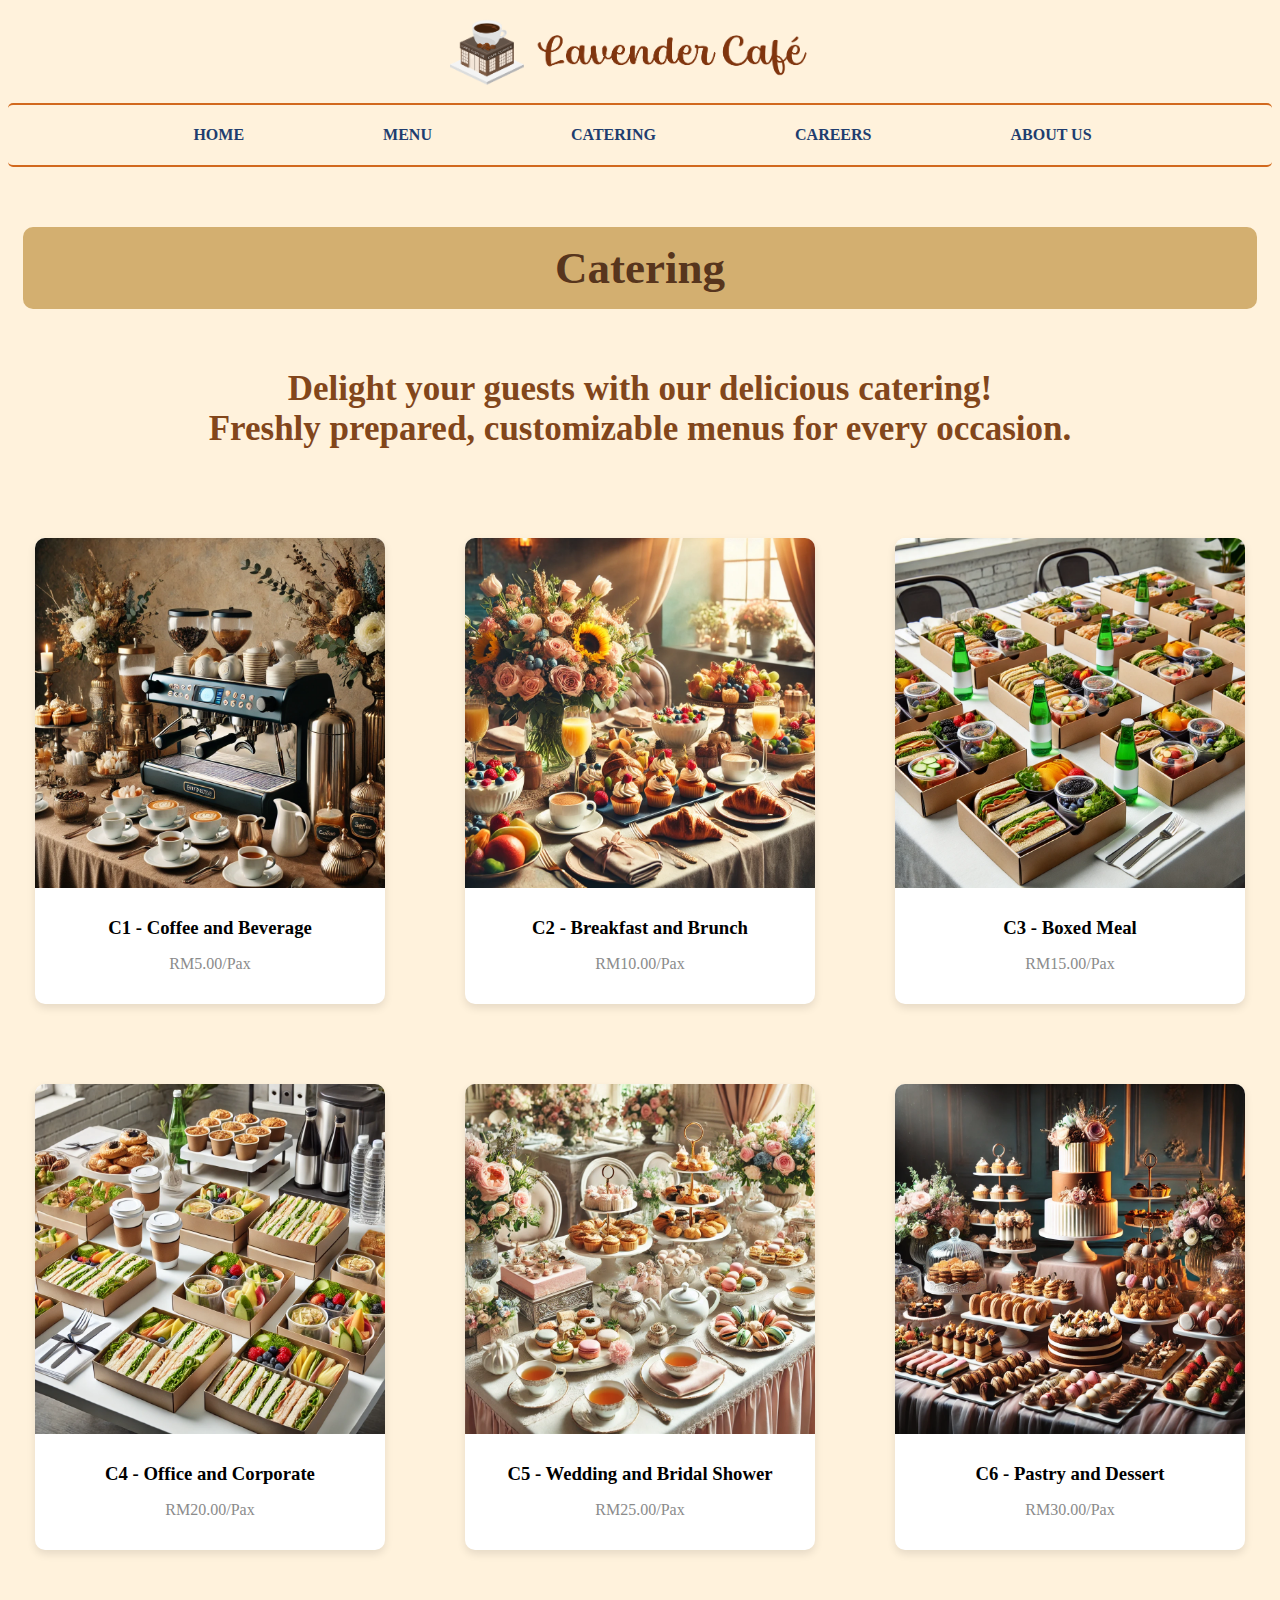
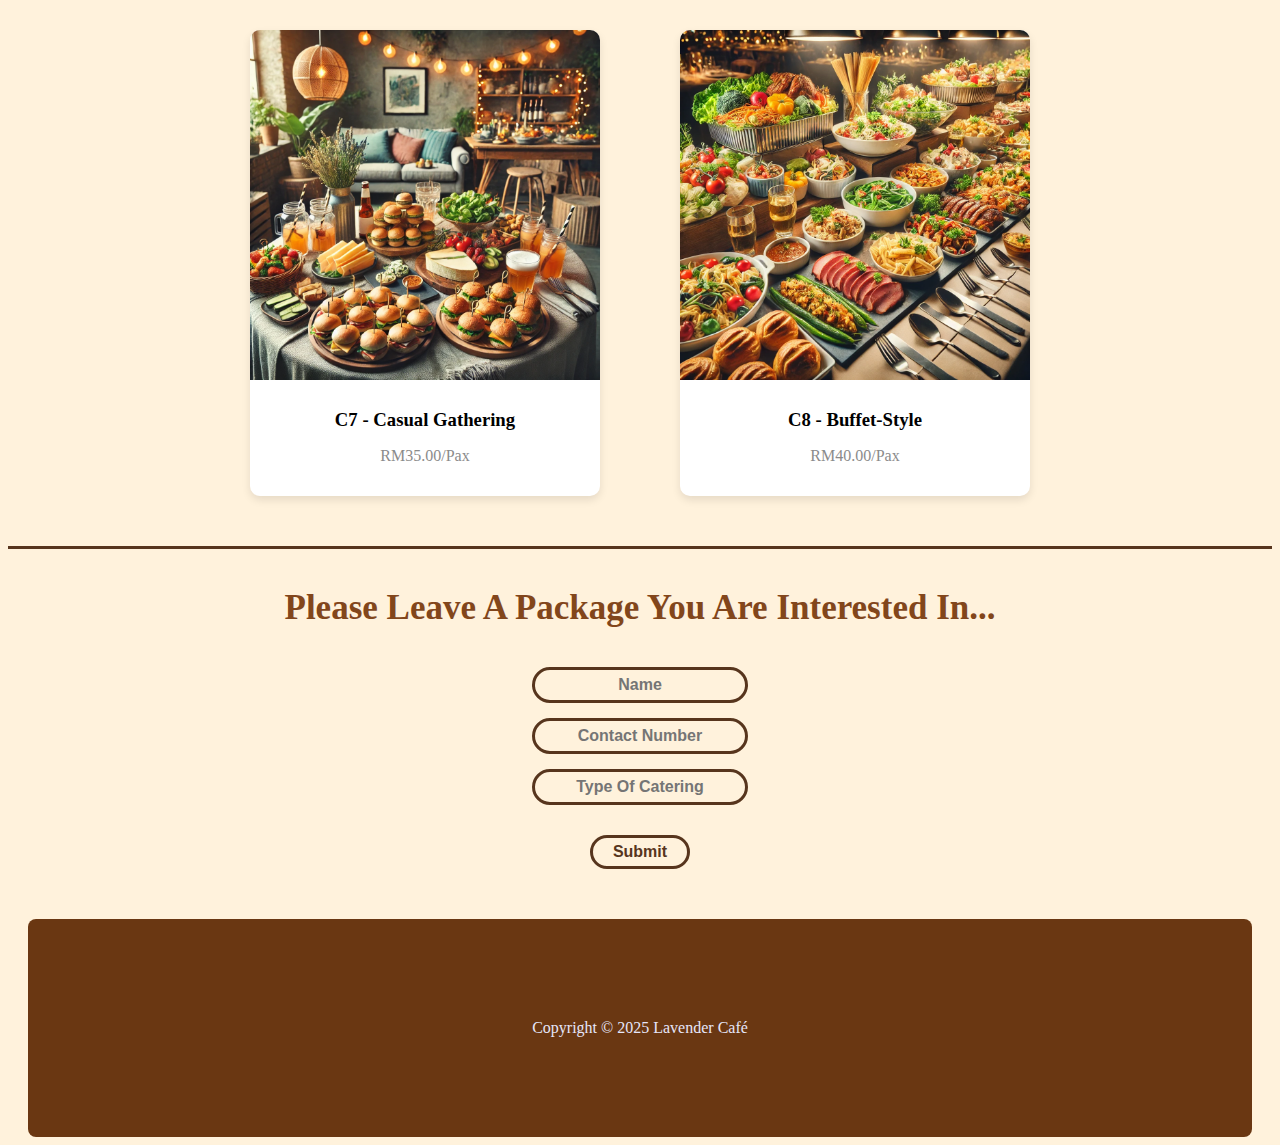
<file: catering.html>
<!DOCTYPE html>
<html lang="en">
<head>
    <meta charset="UTF-8">
    <meta name="viewport" content="width=device-width, initial-scale=1.0">
    <link rel="icon" href="image/Icon.png"/>
    <title>Lavender Café / Catéring</title>
    <link rel="stylesheet" href="lavendercafe.css"/>
</head>

<script>
    window.addEventListener("load", function() {
        document.querySelector(".loader").classList.add("loader--hidden");
    });
</script>

<body>
    <div class="loader"></div>
    <div id="wrapper">
        <audio autoplay loop>
            <source src="background.mp3" type="audio/mp3"/>
        </audio>
        <header>
            <a href="index.html"><img src="image/icon2.png" alt="Lavender Café Icon" height="" width="380px"/></a>
        </header>
        <nav>
            <ul>
                <li><a href="index.html">HOME</a> &nbsp;&nbsp;&nbsp;&nbsp;</li>
                <li><a href="menu.html">MENU</a> &nbsp;&nbsp;&nbsp;&nbsp;</li>
                <li><a href="catering.html">CATERING</a> &nbsp;&nbsp;&nbsp;&nbsp;</li>
                <li><a href="careers.html">CAREERS</a> &nbsp;&nbsp;&nbsp;&nbsp;</li>
                <li><a href="about.html">ABOUT US</a> &nbsp;&nbsp;&nbsp;&nbsp;</li>
            </ul>
        </nav>
        <main>
            <div class="caption">
                <h1>Catering</h1>
                <h2>
                    Delight your guests with our delicious catering!<br>
                    Freshly prepared, customizable menus for every occasion.
                </h2>
            </div>
            <div class="menu-container">
                <div class="menu-card">
                    <img src="image/coffee.webp" alt="Picture Of Coffee & Beverage Catering" height="100%" width="100%">
                    <div class="menu-info">
                        <h3>C1 - Coffee and Beverage</h3>
                        <p>RM5.00/Pax</p>
                    </div>
                </div>
                <div class="menu-card">
                    <img src="image/breakfast.webp" alt="Picture Of Breakfast & Brunch Catering" height="100%" width="100%">
                    <div class="menu-info">
                        <h3>C2 - Breakfast and Brunch</h3>
                        <p>RM10.00/Pax</p>
                    </div>
                </div>
                <div class="menu-card">
                    <img src="image/boxed.webp" alt="Picture Of Boxed Meal Catering" height="100%" width="100%">
                    <div class="menu-info">
                        <h3>C3 - Boxed Meal</h3>
                        <p>RM15.00/Pax</p>
                    </div>
                </div>
                <div class="menu-card">
                    <img src="image/office.webp" alt="Picture of Office & Corporate Catering" height="100%" width="100%">
                    <div class="menu-info">
                        <h3>C4 - Office and Corporate</h3>
                        <p>RM20.00/Pax</p>
                    </div>
                </div>
                <div class="menu-card">
                    <img src="image/wedding.webp" alt="Picture Of Wedding & Bridal Shower Catering" height="100%" width="100%">
                    <div class="menu-info">
                        <h3>C5 - Wedding and Bridal Shower</h3>
                        <p>RM25.00/Pax</p>
                    </div>
                </div>
                <div class="menu-card">
                    <img src="image/pastry.webp" alt="Picture Of Pastry & Dessert Catering" height="100%" width="100%">
                    <div class="menu-info">
                        <h3>C6 - Pastry and Dessert</h3>
                        <p>RM30.00/Pax</p>
                    </div>
                </div>
                <div class="menu-card">
                    <img src="image/casual.webp" alt="Picture Of Casual Gathering Catering" height="100%" width="100%">
                    <div class="menu-info">
                        <h3>C7 - Casual Gathering</h3>
                        <p>RM35.00/Pax</p>
                    </div>
                </div>
                <div class="menu-card">
                    <img src="image/buffet.webp" alt="Picture Of Buffet-Style Catering" height="100%" width="100%">
                    <div class="menu-info">
                        <h3>C8 - Buffet-Style</h3>
                        <p>RM40.00/Pax</p>
                    </div>
                </div>
            </div>
            <form>
                <h2>Please Leave A Package You Are Interested In...</h2>
                <input type="text" placeholder="Name"/>
                <input type="text" placeholder="Contact Number"/>
                <input type="text" placeholder="Type Of Catering"/>
                <input type="submit" placeholder="submit"/>
            </form>
        </main>    
        <footer>
            Copyright &copy; 2025 Lavender Café<br>
        </footer>
    </div>
</body>
</html>
</file>
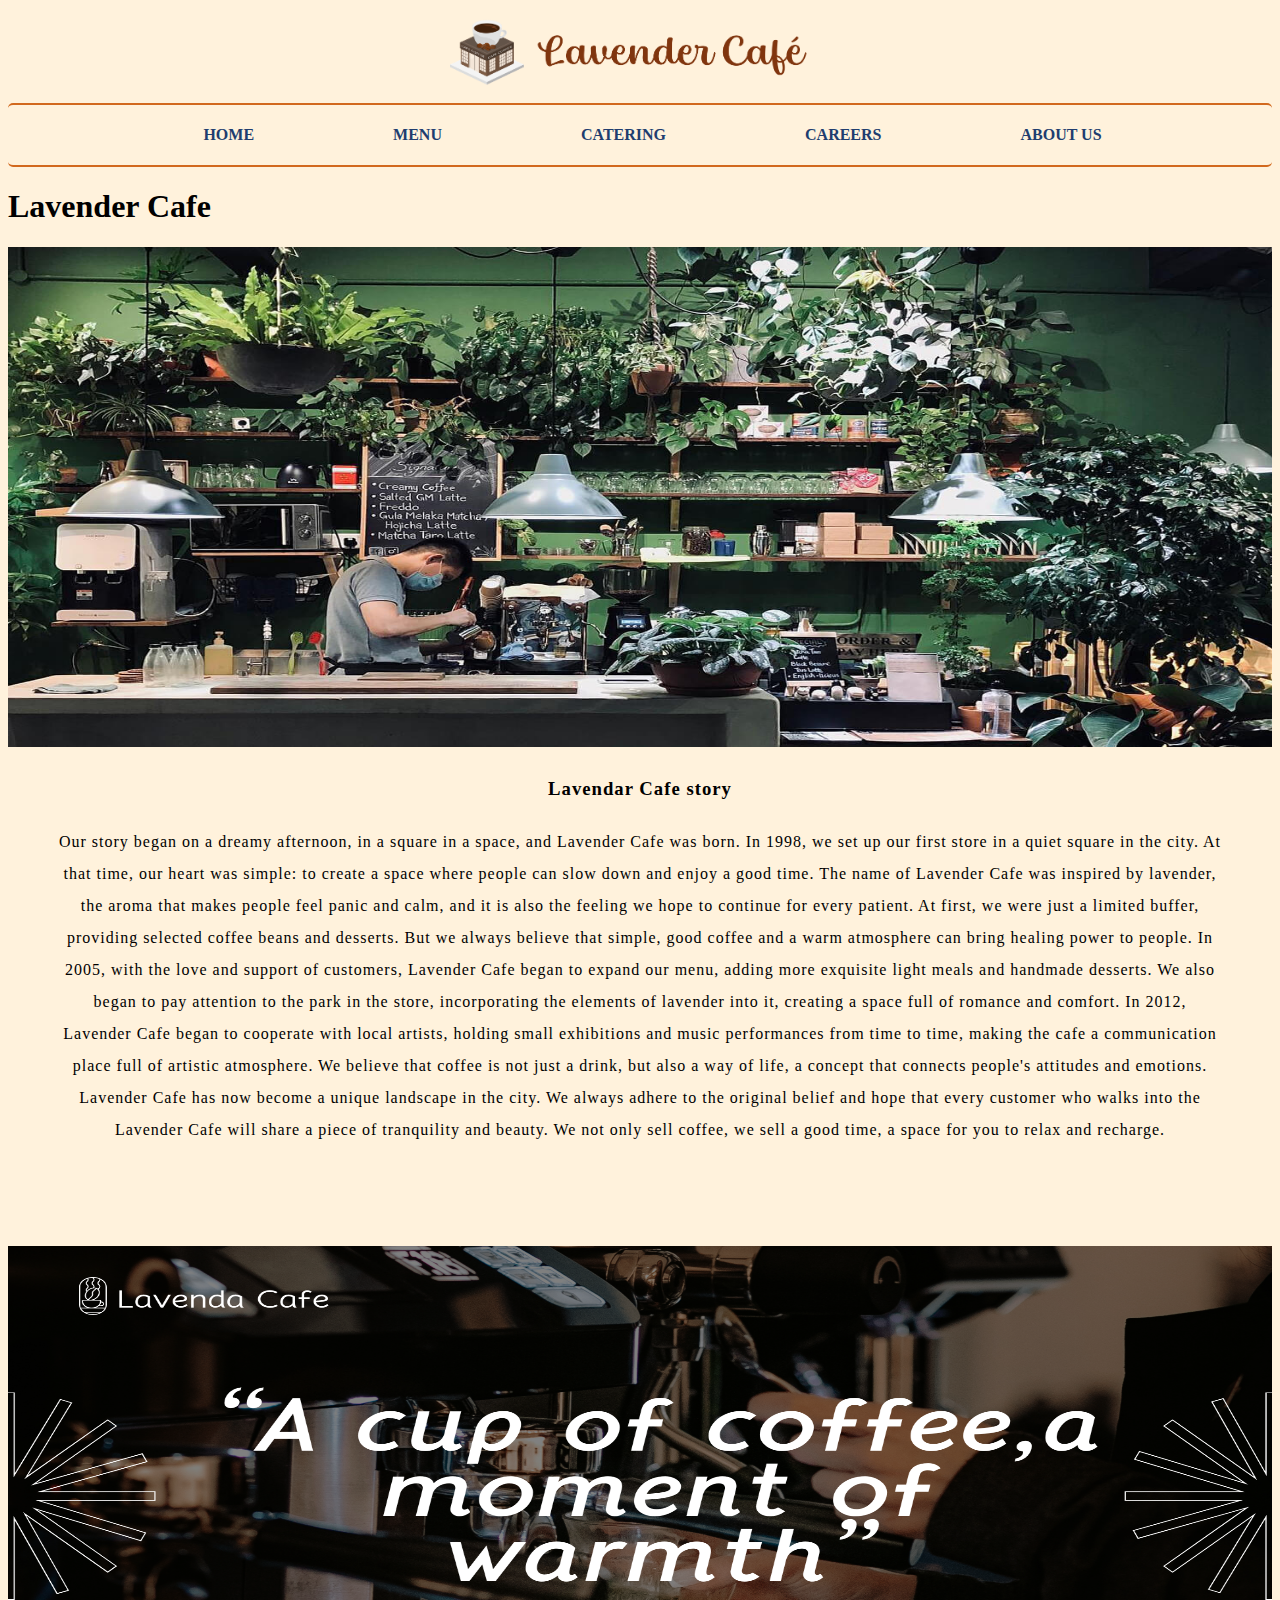
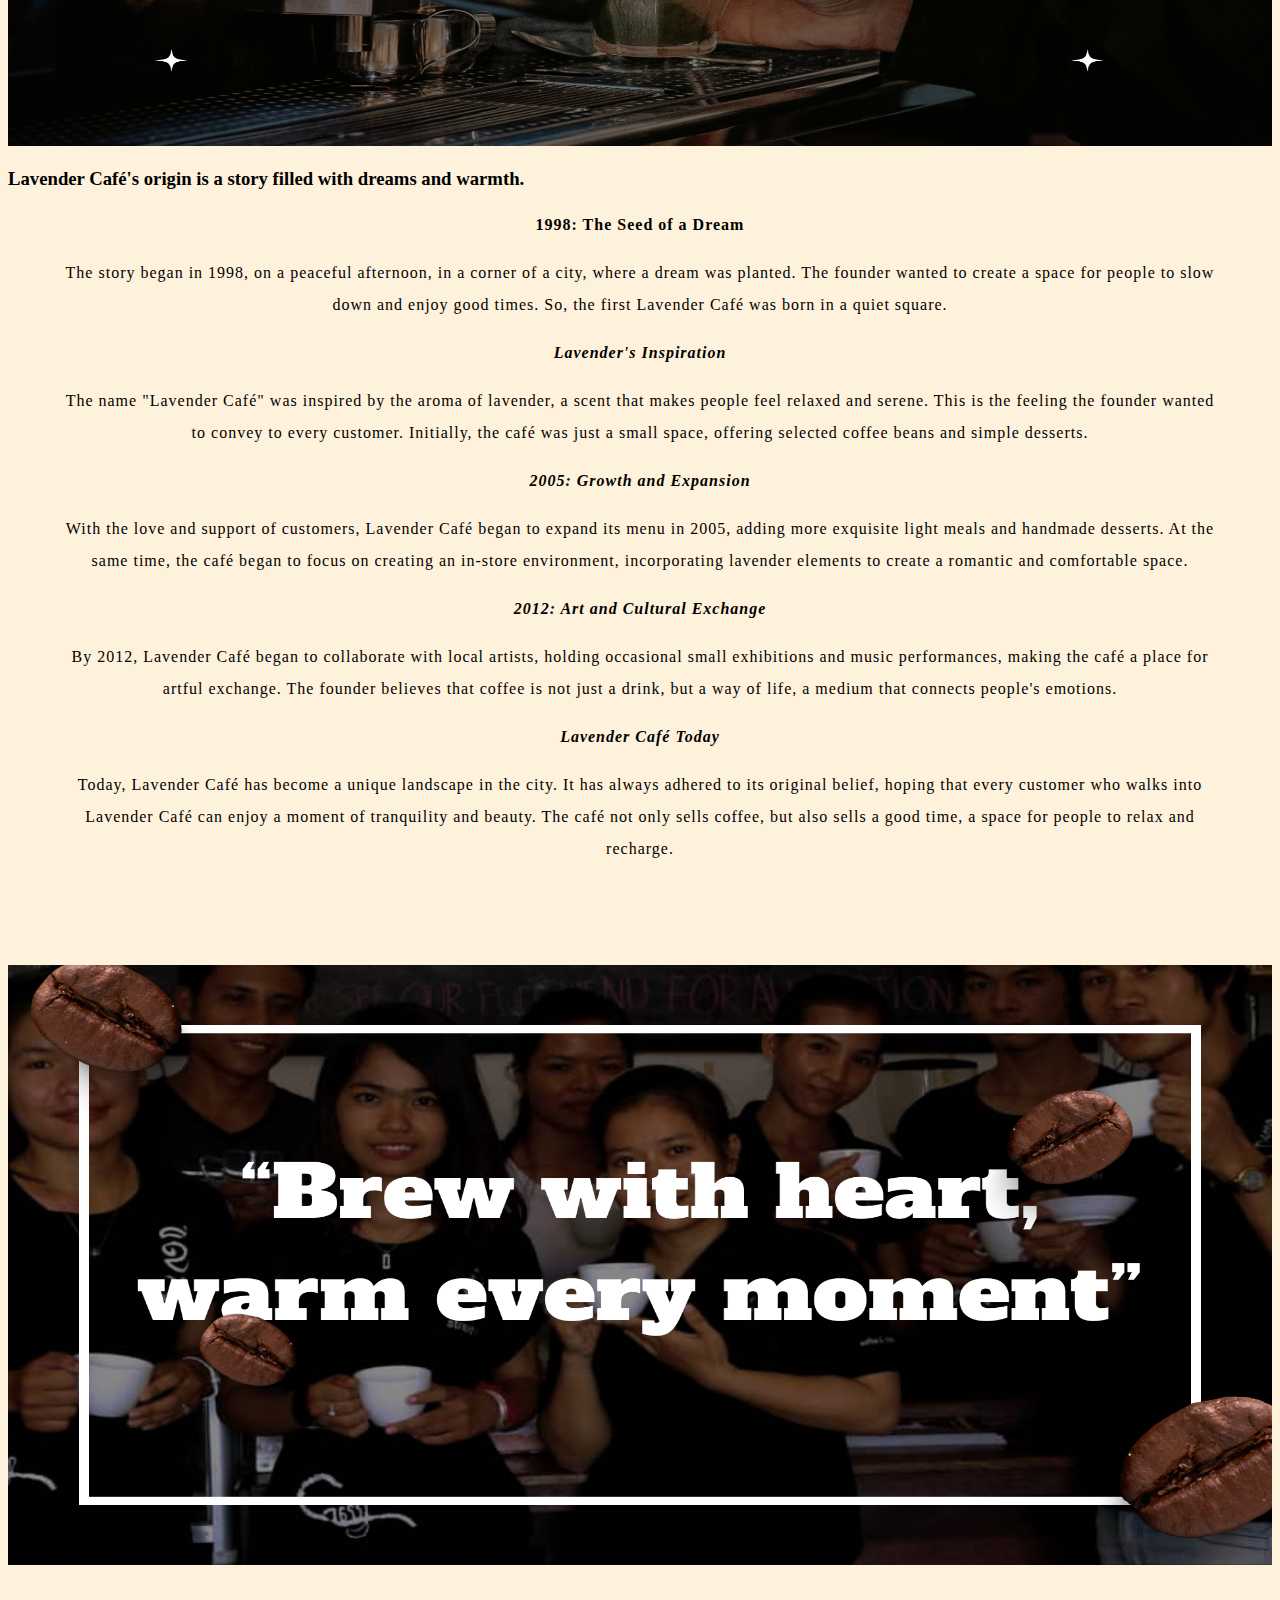
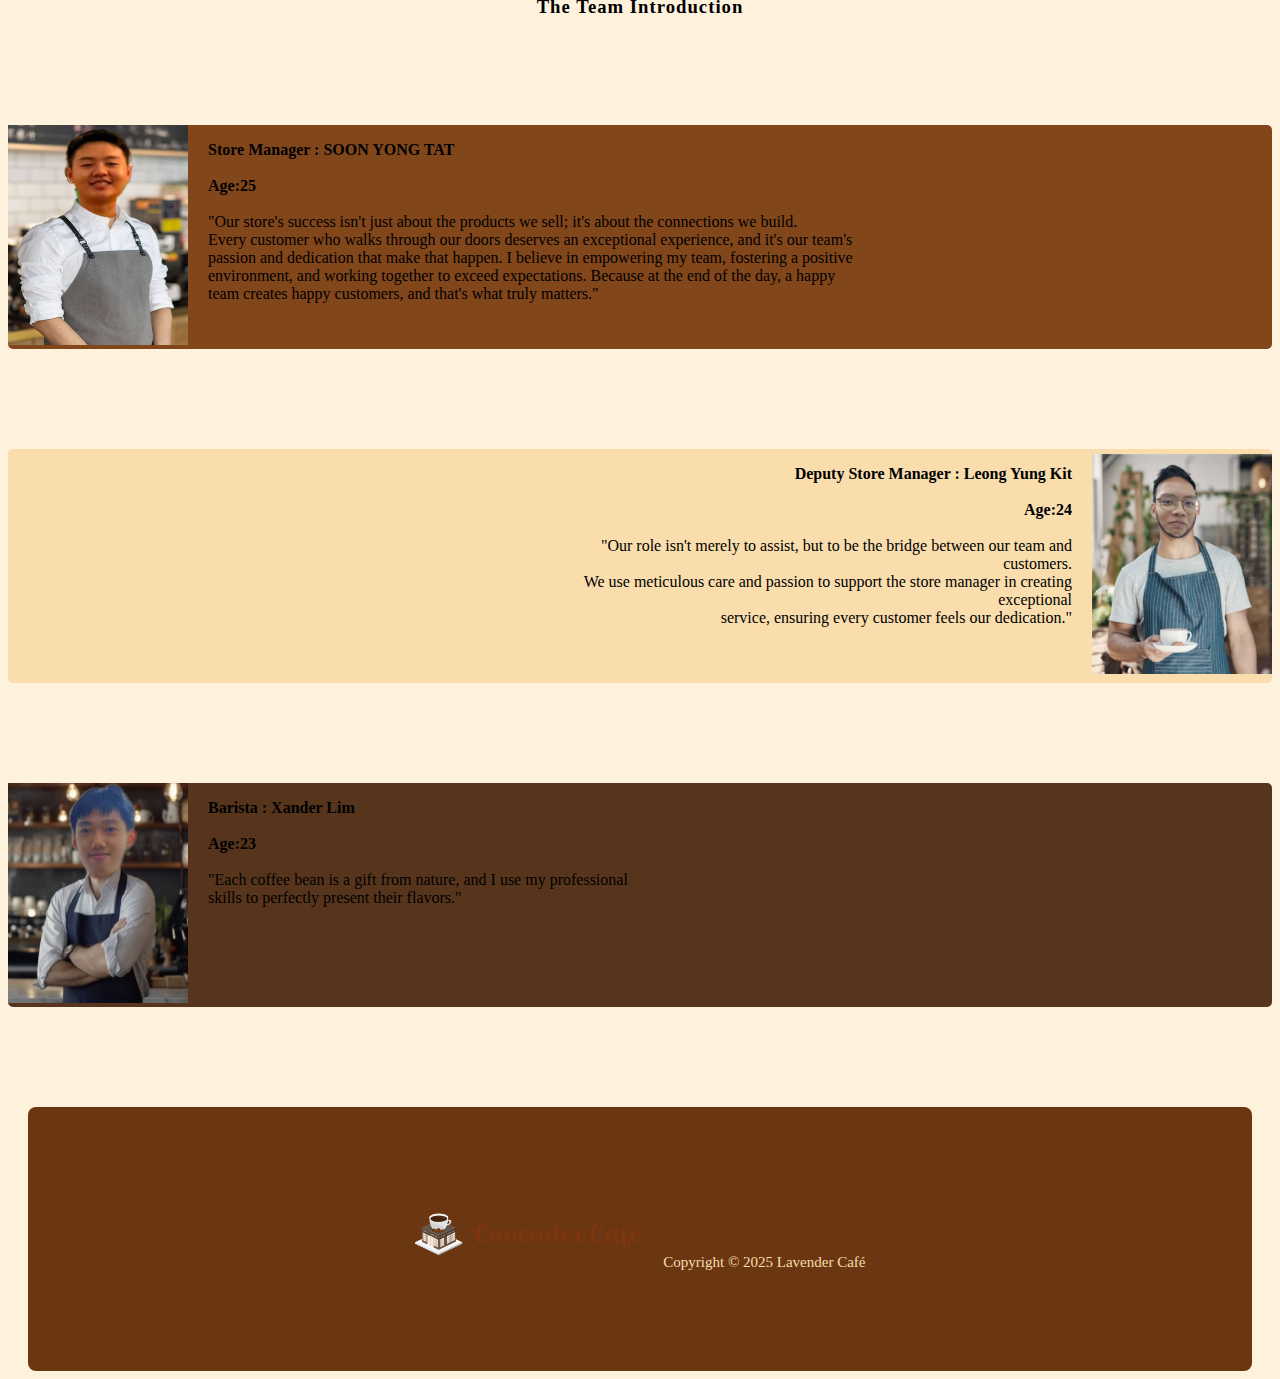
<file: about us/about.html>
<!DOCTYPE html>
<html lang="en">
<head>
    <meta charset="UTF-8">
    <meta name="viewport" content="width=device-width, initial-scale=1.0">
    <link rel="icon" href="image/Icon.png"/>
    <title>Lavender Café about us</title>
    <link rel="stylesheet" href="lavendercafe.css"/>
</head>

<body>
    <div id="wrapper">
        <header>
            <a href="about.html"><img src="image/icon2.png" alt="Lavender Café Icon" height="" width="380px"/></a>
        </header>
        <nav>
            <ul>
                <li><a href="index.html">HOME</a> &nbsp;&nbsp;&nbsp;&nbsp;</li>
                <li><a href="menu.html">MENU</a> &nbsp;&nbsp;&nbsp;&nbsp;</li>
                <li><a href="catering.html">CATERING</a> &nbsp;&nbsp;&nbsp;&nbsp;</li>
                <li><a href="careers.html">CAREERS</a> &nbsp;&nbsp;&nbsp;&nbsp;</li>
                <li><a href="about.html">ABOUT US</a></ui>
            </ul>
        </nav>
        <main>
            <h1>Lavender Cafe</h1>
            
            <img src="image/environment.jpg" alt="restauntrant" width="100%" height="500px">

            <div class="abouttext">
            <h3>Lavendar Cafe story</h3>    
            <p>Our story began on a dreamy afternoon, in a square in a space, and Lavender Cafe was born. In 1998, we set up our first store in a quiet square in the city. At that time, our heart was simple: to create a space where people can slow down and enjoy a good time.

                The name of Lavender Cafe was inspired by lavender, the aroma that makes people feel panic and calm, and it is also the feeling we hope to continue for every patient. At first, we were just a limited buffer, providing selected coffee beans and desserts. But we always believe that simple, good coffee and a warm atmosphere can bring healing power to people.
                
                In 2005, with the love and support of customers, Lavender Cafe began to expand our menu, adding more exquisite light meals and handmade desserts. We also began to pay attention to the park in the store, incorporating the elements of lavender into it, creating a space full of romance and comfort.
                
                In 2012, Lavender Cafe began to cooperate with local artists, holding small exhibitions and music performances from time to time, making the cafe a communication place full of artistic atmosphere. We believe that coffee is not just a drink, but also a way of life, a concept that connects people's attitudes and emotions.
                
                Lavender Cafe has now become a unique landscape in the city. We always adhere to the original belief and hope that every customer who walks into the Lavender Cafe will share a piece of tranquility and beauty. We not only sell coffee, we sell a good time, a space for you to relax and recharge.
            </div>    
               
              
            <img src="image/Black Brown and White Shadow Modern Bold Sparkle Geometric Coffee Shop Presentation.png" alt="wenan" width="100%" height="500px">
            
<h3>Lavender Café's origin is a story filled with dreams and warmth.</h3>
<div class="abouttext">
<strong><em></em>1998: The Seed of a Dream</strong>

<p>The story began in 1998, on a peaceful afternoon, in a corner of a city, where a dream was planted. The founder wanted to create a space for people to slow down and enjoy good times. So, the first Lavender Café was born in a quiet square.</p>

<strong><em>Lavender's Inspiration</em></strong>

<p>The name "Lavender Café" was inspired by the aroma of lavender, a scent that makes people feel relaxed and serene.
    This is the feeling the founder wanted to convey to every customer. Initially, the café was just a small space, 
    offering selected coffee beans and simple desserts.</p>

<strong><em>2005: Growth and Expansion</em></strong>

<p>With the love and support of customers, Lavender Café began to expand its menu in 2005, adding more exquisite light 
meals and handmade desserts. At the same time, the café began to focus on creating an in-store environment, incorporating 
lavender elements to create a romantic and comfortable space.</p>

<strong><em>2012: Art and Cultural Exchange</em></strong>

<p>By 2012, Lavender Café began to collaborate with local artists, holding occasional small exhibitions and music
 performances, making the café a place for artful exchange. The founder believes that coffee is not just a drink, but a way of life, 
 a medium that connects people's emotions.</p>

<strong><em>Lavender Café Today</em></strong>

<p>Today, Lavender Café has become a unique landscape in the city. It has always adhered to its original belief, hoping that every 
customer who walks into Lavender Café can enjoy a moment of tranquility and beauty. The café not only sells coffee, but also sells 
a good time, a space for people to relax and recharge.</p>
</div>

<img src="image/teampicture.png" width="100%" height="600px">

<div class="abouttext">
    <h3>The Team Introduction</h3>
</div>
<div class="team1">
    
    <a href="image/yong.jpeg">
    <img src="image/yong.jpeg" alt="yongtat"
     width="180" height="220"></a>
        
<p>
    <strong>Store Manager : SOON YONG TAT</strong><br><br>
    <strong>Age:25</strong><br><br>
    "Our store's success isn't just about the products we sell; it's about the connections we build.<br> 
    Every customer who walks through our doors deserves an exceptional experience, and it's our team's<br>
    passion and dedication that make that happen. I believe in empowering my team, fostering a positive<br> 
    environment, and working together to exceed expectations. Because at the end of the day, a happy <br>
    team creates happy customers, and that's what truly matters."
</p>

</div>

<div class="team2">
   
   <p><strong>Deputy Store Manager : Leong Yung Kit</strong><br><br>
    <strong>Age:24</strong><br><br>
    "Our role isn't merely to assist, but to be the bridge between our team and customers.<br>
     We use meticulous care and passion to support the store manager in creating exceptional<br> 
     service, ensuring every customer feels our dedication."
    </p>
    <a href="image/leong.jpeg">
        <img src="image/leong.jpeg" 
        width="180" height="220"></a>
</div>

<div class="team3">
    <a href="image/lim.jpeg">
    <img src="image/lim.jpeg" 
    width="180" height="220"></a>
    <p><strong>Barista : Xander Lim</strong><br><br>
    <strong>Age:23</strong><br><br>
    "Each coffee bean is a gift from nature, and I use my professional<br> 
    skills to perfectly present their flavors."</p>
</div>
    
            
            
</main>    
<footer>
    <div class="footer">
        <a href="index.html"><img src="image/icon2.png" alt="Lavender Café Icon" width="20%" height="20%"></a>
        <p2>Copyright &copy; 2025 Lavender Café</p2><br>    
    </div>
</footer>
    </div>
</body>
</html>
</file>
<file: lavendercafe.css>
body {
    background-color: #fff2dc;
    font-family: Georgia, 'Times New Roman', Times, serif;
}

header img {
    display: block;
    margin: 0 auto;
    padding-top: 2px;
}

nav {
    border-top: 2px solid chocolate;
    border-bottom: 2px solid chocolate;
    border-radius: 10px;
    text-align: center;
    border-radius: 5px;
    padding-top: 0.05px;
    padding-bottom: 0.05px;
}

nav ul {
    padding-top: 5px;
    padding-bottom: 5px;
    list-style: none;    
}

nav ul li {
    display: inline;
    padding-right: 15px;
}

nav ul li a {
    color:#203d6f;
    text-decoration: none;
    transition: none 0.3s;
    font-weight: bold;
    margin: 0 50px;
}

nav ul li a:hover {
    background-color: #e98b487f;
    border-radius: 10px;
}

h2 {
    font-size: 35px;
    color: #82461b;
    text-align: center;
}

.promotion {
    background-color: #f9ddac;
    padding-top: 1px;
    padding-bottom: 1px;
    border-radius: 8px;
    margin-top: 8px;
    margin-left: 20px;
    margin-right: 20px;
    img {
        display: block;
        margin: 0 auto;
    }
    h3 {
        font-size: 25px;
        color: #6a3712;
        text-align: center;
    }
    p {
        color: rgba(93, 93, 93, 0.641);
        font-weight: 5px;
        text-align: center;
    }
}

h4 {
    font-size: 20px;
    color: #57351d;
}

.highlights1, .highlights2, .highlights3, .highlights4 {
    padding: 20px;
    border-radius: 10px;
    margin: 10px 0;
    display: flex;
    align-items: center;
    flex-wrap: wrap;
    margin-left: 20px;
    margin-right: 20px;
    margin-top: 20px;
    margin-bottom: 20px;
}

.highlights1 {
    background-color: #d3af70;
    text-align: left;
    img {
        padding-left: 30px;
        border-left: 2px solid #57351d;
    }
    h4 {
        padding-right: 30px;
        margin-left: 20px;
    }
    p1 {
        color: #57351d;
        font-size: 23px;
        font-weight: bold;
        padding-left: 20px;
    }
    p2 {
        font-size: 18px;
        font-weight: lighter;
    }
}

.highlights2 {
    background-color: #f9ddac;
    text-align: right;
    padding-left: 550px;
    img {
        padding-right: 30px;
        border-right: 2px solid #57351d;
    }
    h4 {
        padding-left: 30px;
        margin-right: 20px;
    }
    p1 {
        color: #57351d;
        font-size: 23px;
        font-weight: bold;
        padding-right: 20px;
    }
    p2 {
        font-size: 18px;
        font-weight: lighter;
    }
}

.highlights3 {
    background-color: #d3af70;
    text-align: left;
    img {
        padding-left: 30px;
        border-left: 2px solid #57351d;
    }
    h4 {
        padding-right: 40px;
        margin-left: 20px;
        padding-left: 20px;
    }
    p1 {
        color: #57351d;
        font-size: 23px;
        font-weight: bold;
        padding-left: 20px;
    }
    p2 {
        font-size: 18px;
        font-weight: lighter;
    }
}

.highlights4 {
    background-color: #f9ddac;
    text-align: right;
    padding-left: 350px;
    img {
        padding-right: 30px;
        border-right: 2px solid #57351d;
    }
    h4 {
        padding-left: 40px;
        margin-right: 20px;
    }
    p1 {
        color: #57351d;
        font-size: 23px;
        font-weight: bold;
        padding-right: 20px;
    }
    p2 {
        font-size: 18px;
        font-weight: lighter;
    }
}

.vid {
    margin: auto;
    margin-left: 20px;
    margin-right: 20px;
    background-color: #f9ddac;
    border-radius: 15px;
    padding-top: 20px;
    padding-bottom: 20px;
    padding-left: 80px;
    padding-right: 80px;
    video {
        display: block;
        margin: 0 auto;
    }
}

.caption {
    padding-top: 30px;
    padding-bottom: 30px;
    padding-left: 15px;
    padding-right: 15px;
}

.caption h1 {
    color: #57351d;
    font-size: 45px;
    padding-top: 15px;
    padding-bottom: 15px;
    text-align: center;
    background-color: #d3af70;
    border-radius: 10px;
}

.caption h2 {
    padding-top: 30px;
}

.menu-container {
    display: flex;
    align-items: center;
    justify-content: center;
    gap: 80px;
    flex-wrap: wrap;
    padding: 20px;
    padding-top: 30px;
    padding-bottom: 50px;
}

.menu-card {
    background: white;
    border-radius: 10px;
    box-shadow: 0 4px 8px rgba(0, 0, 0, 0.1);
    overflow: hidden;
    width: 350px;
    text-align: center;
    transition: transform 0.3s;
}

.menu-card:hover {
    transform: scale(1.1);
    box-shadow: 3px 3px 10px #8b8b8b79;
}

.menu-info {
    padding: 15px;
}

.menu-info h3 {
    margin: 10px 0;
}

.menu-info p {
    color: #8b8b8b;
    font-size: 1rem;
}

form {
    border-top: 3px solid #57351d;
    padding-top: 10px;
}

form h2 {
    padding-bottom: 10px;
}

form input {
    display: block;
    margin: 15px auto;
    text-align: center;
    color: #57351d;
    font-weight: bold;
    background: none;
    border-radius: 200px;
    padding: 5px;
    font-size: medium;
    outline: none;
}

form input[type="text"] {
    border: 3px solid #57351d;
    width: 200px;
    height: 20px;
}

form input[type="submit"] {
    border: 3px solid #57351d;
    width: 100px;
    margin: 30px auto;
    cursor: pointer;
}

form input[type="text"]:focus, form input[type="submit"]:focus {
    border: 3px solid #b8914e;
    transition: 0.5s;
}

form input[type="submit"]:hover {
    background-color: #57351d;
    border: 3px solid #57351d;
    color: #f9ddac;
    transition: 0.5s;
}

.loader {
    margin: auto;
    position: fixed;
    top: 0;
    left: 0;
    width: 100%;
    height: 100%;
    display: flex;
    align-items: center;
    justify-content: center;
    background-color: #f9ddac;
    transition: opacity 1.5s, visibility 1.5s;
}

.loader--hidden{
    visibility: hidden;
}

.loader::after {
    content: "";
    width: 55px;
    height: 55px;
    border: 10px solid #d6a043;
    border-top-color: #ebc441;
    border-radius: 50%;
    animation: spin 0.75s ease infinite
}

@keyframes spin {
    0% { transform: rotate(0deg); }
    100% { transform: rotate(360deg); }
}

footer {
    margin: 0 auto;
    margin-left: 20px;
    margin-right: 20px;
    color: lavender;
    background-color: #6a3712;
    padding-top: 100px;
    padding-bottom: 100px;
    border-radius: 8px;
    margin-top: 50px;
    align-items: center;
    text-align: center;
}

footer .footer p2 {
    color: #f9ddac;
    padding-top: 10px;
    padding-bottom: 10px;
    font-size: 15px;
}

#wrapper {
    margin-left: auto;
    margin-right: auto;
}
</file>
<file: about us/lavendercafe.css>
body {
    background-color: #fff2dc;
    font-family: Georgia, 'Times New Roman', Times, serif;
}

header img {
    display: block;
    margin: 0 auto;
    padding-top: 2px;
}

nav {
    border-top: 2px solid chocolate;
    border-bottom: 2px solid chocolate;
    border-radius: 10px;
    text-align: center;
    border-radius: 5px;
    padding-top: 0.05px;
    padding-bottom: 0.05px;
}

nav ul {
    padding-top: 5px;
    padding-bottom: 5px;
    list-style: none;    
}

nav ul li {
    display: inline;
    padding-right: 15px;
}

nav ul li a {
    color:#203d6f;
    text-decoration: none;
    transition: none 0.3s;
    font-weight: bold;
    margin: 0 50px;
}

nav ul li a:hover {
    background-color: #e98b487f;
    border-radius: 10px;
}

h2 {
    font-size: 35px;
    color: #82461b;
    text-align: center;
}

.promotion {
    background-color: #f9ddac;
    padding-top: 1px;
    padding-bottom: 1px;
    border-radius: 8px;
    margin-top: 8px;
    margin-left: 20px;
    margin-right: 20px;
    img {
        display: block;
        margin: 0 auto;
    }
    h3 {
        font-size: 25px;
        color: #6a3712;
        text-align: center;
    }
    p {
        color: rgba(93, 93, 93, 0.641);
        font-weight: 5px;
        text-align: center;
    }
}

h4 {
    font-size: 20px;
    color: #57351d;
}

.highlights1, .highlights2, .highlights3, .highlights4 {
    padding: 20px;
    border-radius: 10px;
    margin: 10px 0;
    display: flex;
    align-items: center;
    flex-wrap: wrap;
    margin-left: 20px;
    margin-right: 20px;
    margin-top: 20px;
    margin-bottom: 20px;
}

.highlights1 {
    background-color: #d3af70;
    text-align: left;
    img {
        padding-left: 30px;
        border-left: 2px solid #57351d;
    }
    h4 {
        padding-right: 30px;
        margin-left: 20px;
    }
    p1 {
        color: #57351d;
        font-size: 23px;
        font-weight: bold;
        padding-left: 20px;
    }
    p2 {
        font-size: 18px;
        font-weight: lighter;
    }
}

.highlights2 {
    background-color: #f9ddac;
    text-align: right;
    padding-left: 550px;
    img {
        padding-right: 30px;
        border-right: 2px solid #57351d;
    }
    h4 {
        padding-left: 30px;
        margin-right: 20px;
    }
    p1 {
        color: #57351d;
        font-size: 23px;
        font-weight: bold;
        padding-right: 20px;
    }
    p2 {
        font-size: 18px;
        font-weight: lighter;
    }
}

.highlights3 {
    background-color: #d3af70;
    text-align: left;
    img {
        padding-left: 30px;
        border-left: 2px solid #57351d;
    }
    h4 {
        padding-right: 40px;
        margin-left: 20px;
        padding-left: 20px;
    }
    p1 {
        color: #57351d;
        font-size: 23px;
        font-weight: bold;
        padding-left: 20px;
    }
    p2 {
        font-size: 18px;
        font-weight: lighter;
    }
}

.highlights4 {
    background-color: #f9ddac;
    text-align: right;
    padding-left: 350px;
    img {
        padding-right: 30px;
        border-right: 2px solid #57351d;
    }
    h4 {
        padding-left: 40px;
        margin-right: 20px;
    }
    p1 {
        color: #57351d;
        font-size: 23px;
        font-weight: bold;
        padding-right: 20px;
    }
    p2 {
        font-size: 18px;
        font-weight: lighter;
    }
}


footer {
    margin: 0 auto;
    margin-left: 20px;
    margin-right: 20px;
    color: lavender;
    background-color: #6a3712;
    padding-top: 100px;
    padding-bottom: 100px;
    border-radius: 8px;
    margin-top: 50px;
    align-items: center;
    text-align: center;
}

footer .footer p2 {
    color: #f9ddac;
    padding-top: 10px;
    padding-bottom: 10px;
    font-size: 15px;
}

#wrapper {
    margin-left: auto;
    margin-right: auto;
}

.abouttext{
    text-align: center;
    line-height: 2;
    letter-spacing: 1px;
    margin-left: 50px;
    margin-right: 50px;
    margin-bottom: 100px;
}
.team1{
    margin-top: 100px;
    display: flex;
    gap: 20px;
    background-color: #82461b;
    border-radius: 5px;
    
}
.team2{
    margin-top: 100px;
    display: flex;
    gap: 20px;
    text-align: right;
    padding-left: 45%;
    background-color: #f9ddac;
    border-radius: 5px;
    img{
        margin-top: 5px;
        margin-bottom: 5px;
    }
    
    

}   
.team3{
    margin-right: 0;  
    margin-top: 100px;
    display: flex;
    gap: 20px;
    margin-bottom: 100px;
    background-color: #57351d;
    border-radius: 5px;
}
</file>
